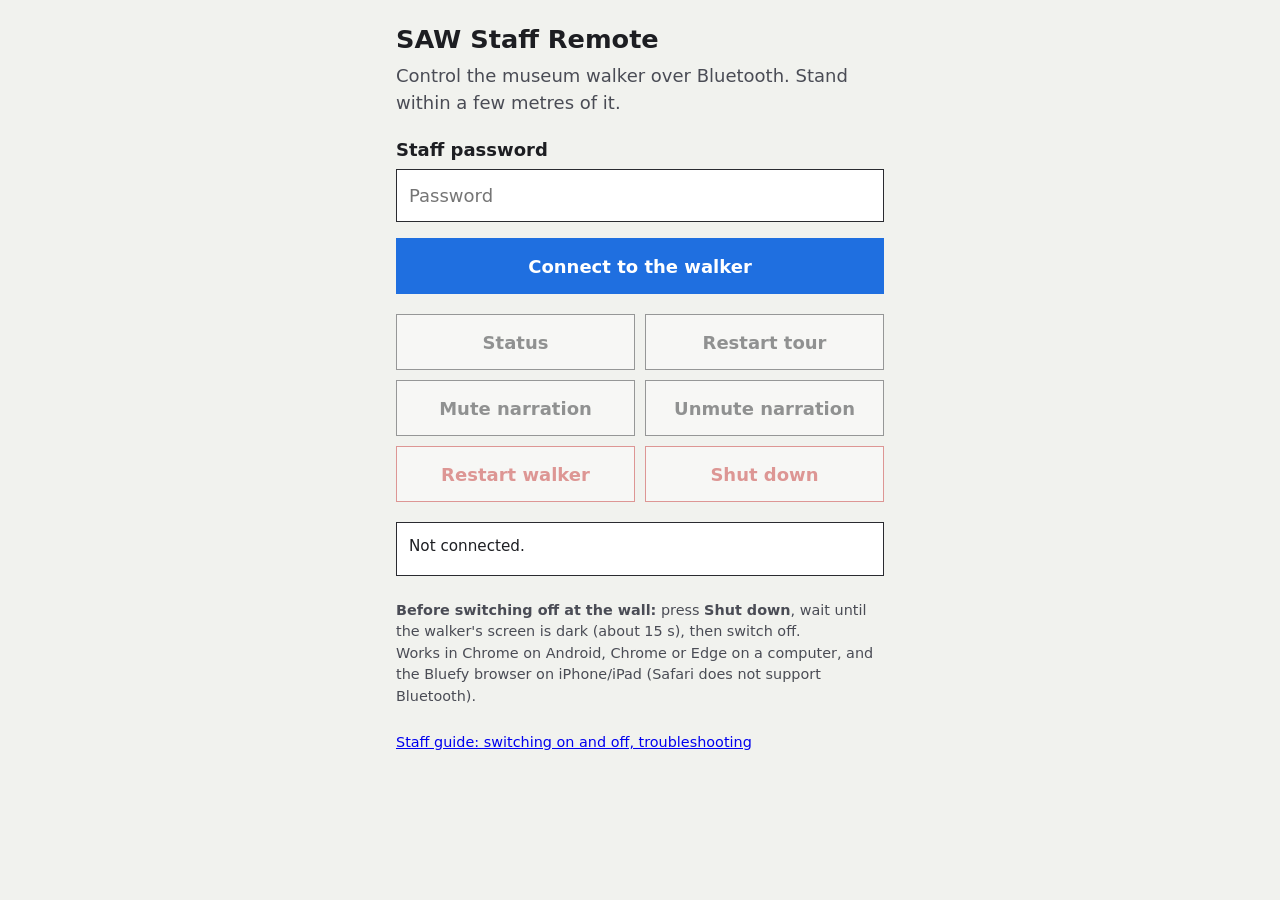
<file: staff/index.html>
<!doctype html>
<html lang="en">
<head>
  <meta charset="utf-8">
  <meta name="viewport" content="width=device-width, initial-scale=1, viewport-fit=cover">
  <meta name="robots" content="noindex, nofollow">
  <title>SAW Staff Remote</title>
  <meta name="description" content="Staff remote for the SAW museum walker over Bluetooth.">
  <link rel="icon" type="image/png" href="../assets/img/icon-180.png">
  <style>
    :root { --bg: #f1f2ee; --ink: #1d1e22; --ink-2: #4a4c55; --rule: #2a2b30; --blue: #1f6fe0; --red: #c62828; --ok: #2e7d32; --card: #fff; }
    @media (prefers-color-scheme: dark) {
      :root:not([data-theme="light"]) { --bg: #12141f; --ink: #eceef6; --ink-2: #b4b8cc; --rule: #c9cce0; --blue: #5b9cf2; --red: #ef5350; --ok: #66bb6a; --card: #181b29; }
    }
    :root[data-theme="dark"] { --bg: #12141f; --ink: #eceef6; --ink-2: #b4b8cc; --rule: #c9cce0; --blue: #5b9cf2; --red: #ef5350; --ok: #66bb6a; --card: #181b29; }
    * { box-sizing: border-box; }
    body { margin: 0; background: var(--bg); color: var(--ink); font: 18px/1.5 system-ui, -apple-system, "Segoe UI", Roboto, sans-serif; }
    main { max-width: 520px; margin: 0 auto; padding: 20px 16px 40px; }
    h1 { font-size: 1.6rem; margin: 0 0 4px; }
    p.sub { margin: 0 0 20px; color: var(--ink-2); }
    label { display: block; font-weight: 600; margin: 16px 0 6px; }
    input { width: 100%; font: inherit; padding: 12px; border: 1px solid var(--rule); background: var(--card); color: var(--ink); }
    button { font: inherit; font-weight: 600; min-height: 56px; border: 1px solid var(--rule); background: var(--card); color: var(--ink); cursor: pointer; }
    button:disabled { opacity: .45; cursor: default; }
    #connect { width: 100%; background: var(--blue); color: #fff; border-color: var(--blue); margin-top: 16px; }
    .grid { display: grid; grid-template-columns: 1fr 1fr; gap: 10px; margin-top: 20px; }
    .danger { color: var(--red); border-color: var(--red); }
    .wide { grid-column: 1 / -1; }
    #log { margin-top: 20px; padding: 12px; border: 1px solid var(--rule); background: var(--card); min-height: 3.5em; white-space: pre-wrap; font-size: .95rem; }
    .ok { color: var(--ok); } .err { color: var(--red); }
    .note { margin-top: 24px; font-size: .9rem; color: var(--ink-2); }
  </style>
</head>
<body>
<main>
  <h1>SAW Staff Remote</h1>
  <p class="sub">Control the museum walker over Bluetooth. Stand within a few metres of it.</p>

  <label for="pw">Staff password</label>
  <input id="pw" type="password" autocomplete="current-password" placeholder="Password">
  <button id="connect" type="button">Connect to the walker</button>

  <div class="grid" id="actions">
    <button type="button" data-cmd="status" disabled>Status</button>
    <button type="button" data-cmd="restart_tour" disabled>Restart tour</button>
    <button type="button" data-cmd="mute" disabled>Mute narration</button>
    <button type="button" data-cmd="unmute" disabled>Unmute narration</button>
    <button type="button" data-cmd="reboot" class="danger" disabled>Restart walker</button>
    <button type="button" data-cmd="shutdown" class="danger" disabled>Shut down</button>
  </div>

  <div id="log" role="status" aria-live="polite">Not connected.</div>

  <p class="note">
    <b>Before switching off at the wall:</b> press <b>Shut down</b>, wait until the walker's screen is dark (about 15 s), then switch off.<br>
    Works in Chrome on Android, Chrome or Edge on a computer, and the Bluefy browser on iPhone/iPad (Safari does not support Bluetooth).
  </p>
  <p class="note"><a href="guide.html">Staff guide: switching on and off, troubleshooting</a></p>
</main>
<script>
(function () {
  'use strict';
  var SERVICE = '5a570001-7c1e-4b8e-9d3a-6f2b8a1c0001';
  var NONCE = '5a570002-7c1e-4b8e-9d3a-6f2b8a1c0001';
  var COMMAND = '5a570003-7c1e-4b8e-9d3a-6f2b8a1c0001';
  var RESULT = '5a570004-7c1e-4b8e-9d3a-6f2b8a1c0001';
  var LABELS = { status: 'Status', restart_tour: 'Restart tour', mute: 'Mute narration', unmute: 'Unmute narration', reboot: 'Restart walker', shutdown: 'Shut down' };
  var chars = null, device = null, busy = false;
  var log = document.getElementById('log');
  var enc = new TextEncoder(), dec = new TextDecoder();

  function say(text, cls) { log.textContent = text; log.className = cls || ''; }
  function setEnabled(on) {
    document.querySelectorAll('#actions button').forEach(function (b) { b.disabled = !on; });
  }
  function hex(buf) { return Array.prototype.map.call(new Uint8Array(buf), function (x) { return x.toString(16).padStart(2, '0'); }).join(''); }

  async function hmacHex(password, message) {
    var keyBytes = await crypto.subtle.digest('SHA-256', enc.encode('saw-staff:' + password));
    var key = await crypto.subtle.importKey('raw', keyBytes, { name: 'HMAC', hash: 'SHA-256' }, false, ['sign']);
    return hex(await crypto.subtle.sign('HMAC', key, enc.encode(message)));
  }

  document.getElementById('connect').addEventListener('click', async function () {
    if (!navigator.bluetooth) {
      say('This browser has no Bluetooth support. Use Chrome on Android or the Bluefy app on iPhone.', 'err');
      return;
    }
    try {
      say('Choose "SAW Staff" in the list…');
      device = await navigator.bluetooth.requestDevice({ filters: [{ services: [SERVICE] }] });
      device.addEventListener('gattserverdisconnected', function () { chars = null; setEnabled(false); say('Disconnected. Press Connect again.'); });
      var server = await device.gatt.connect();
      var svc = await server.getPrimaryService(SERVICE);
      chars = {
        nonce: await svc.getCharacteristic(NONCE),
        command: await svc.getCharacteristic(COMMAND),
        result: await svc.getCharacteristic(RESULT)
      };
      setEnabled(true);
      say('Connected to the walker.', 'ok');
    } catch (e) {
      say('Could not connect: ' + e.message, 'err');
    }
  });

  document.querySelectorAll('#actions button').forEach(function (b) {
    b.addEventListener('click', async function () {
      var cmd = b.getAttribute('data-cmd');
      var pw = document.getElementById('pw').value;
      if (!chars || busy) return;
      if (!pw) { say('Enter the staff password first.', 'err'); return; }
      if ((cmd === 'shutdown' || cmd === 'reboot') && !confirm(LABELS[cmd] + ' the walker?')) return;
      busy = true;
      try {
        say(LABELS[cmd] + '…');
        var nonce = dec.decode(await chars.nonce.readValue());
        var mac = await hmacHex(pw, nonce + '|' + cmd);
        await chars.command.writeValueWithResponse(enc.encode(cmd + '|' + mac));
        await new Promise(function (r) { setTimeout(r, 400); });
        var result = dec.decode(await chars.result.readValue());
        if (result.indexOf('ok') === 0) {
          var text = result.slice(3);
          if (cmd === 'status') {
            try {
              var s = JSON.parse(text);
              text = 'Running for ' + s.uptime_min + ' min\nLights: ' + (s.lights ? 'connected' : 'not connected') +
                '\nVoice: ' + (s.speech ? 'ready' : 'off') + (s.muted ? ' (muted)' : '') +
                '\nScreen: ' + (s.page_ok ? 'running' : 'not responding') + (s.server ? '\nServer: ' + s.server : '');
            } catch (e) { /* show raw */ }
          }
          say(text, 'ok');
        } else {
          say(result === 'denied' ? 'Wrong password.' : result, 'err');
        }
      } catch (e) {
        say('Failed: ' + e.message, 'err');
      }
      busy = false;
    });
  });
})();
</script>
</body>
</html>
</file>
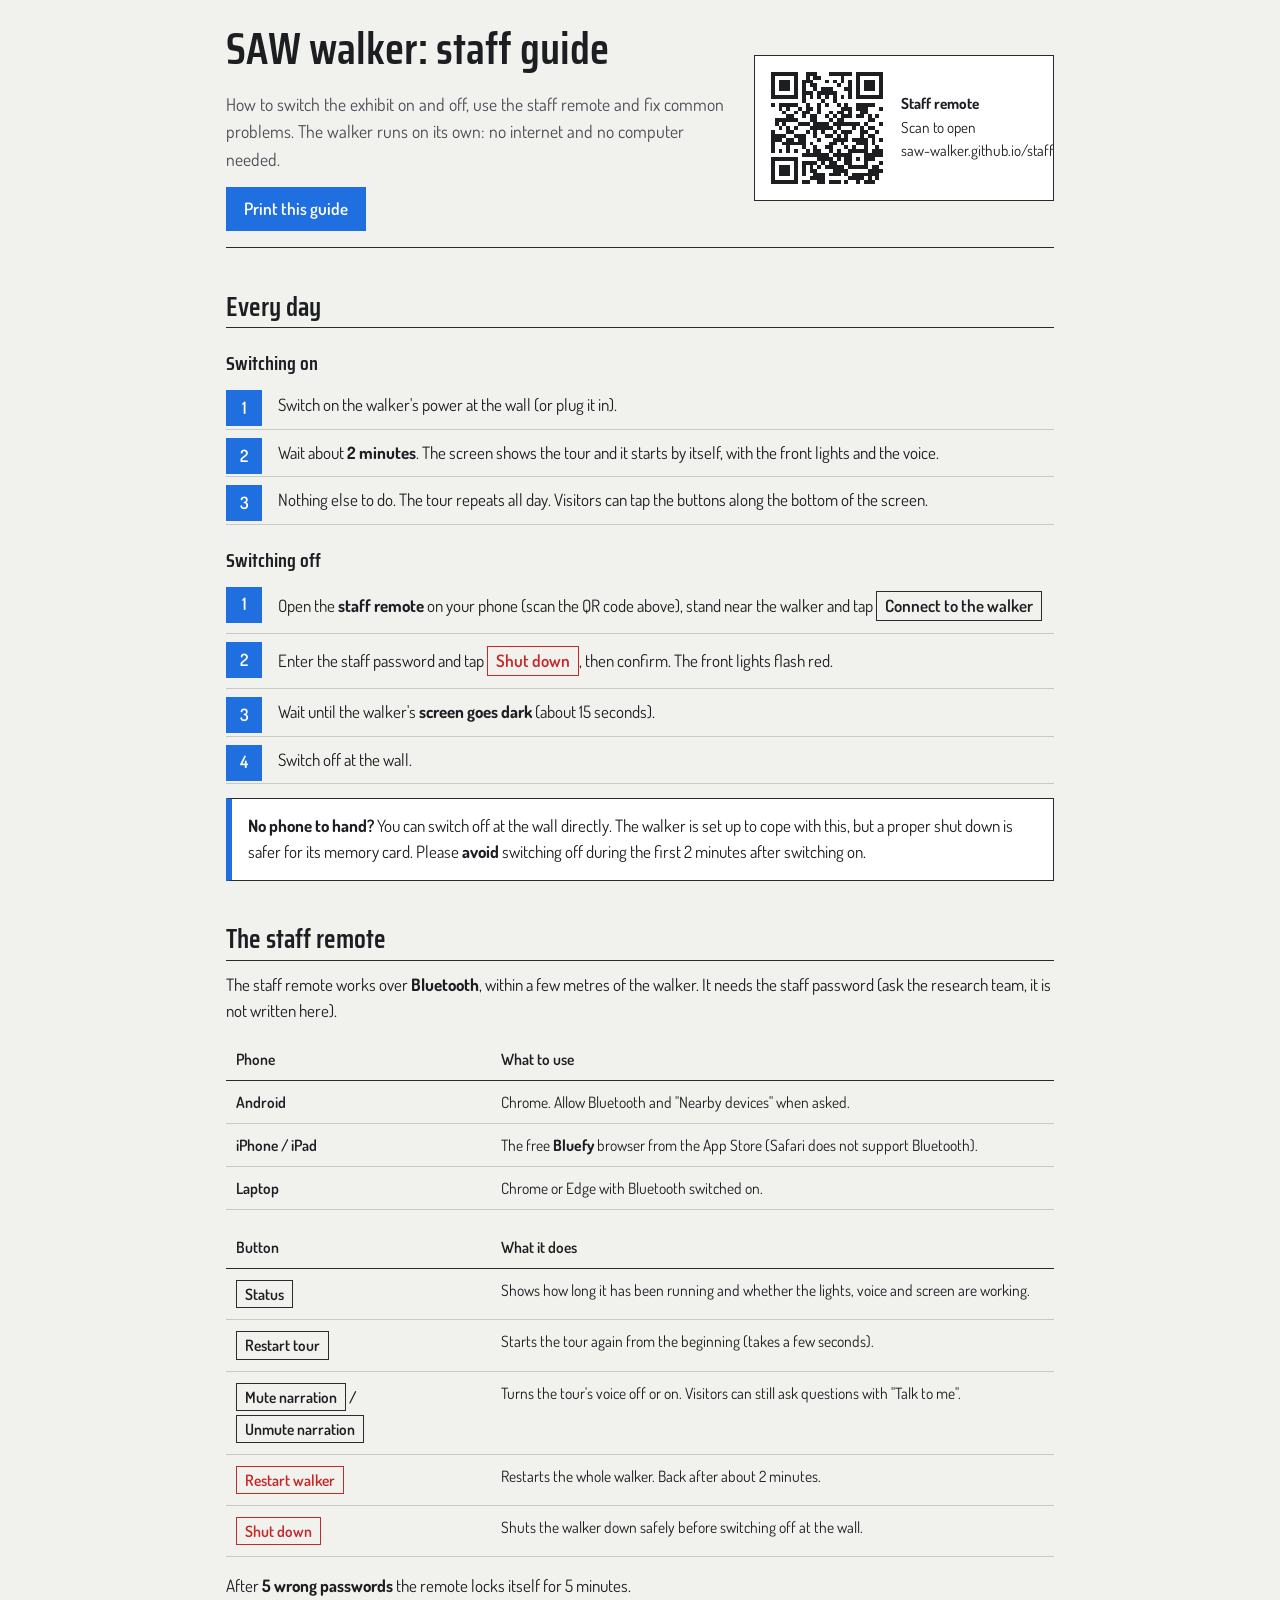
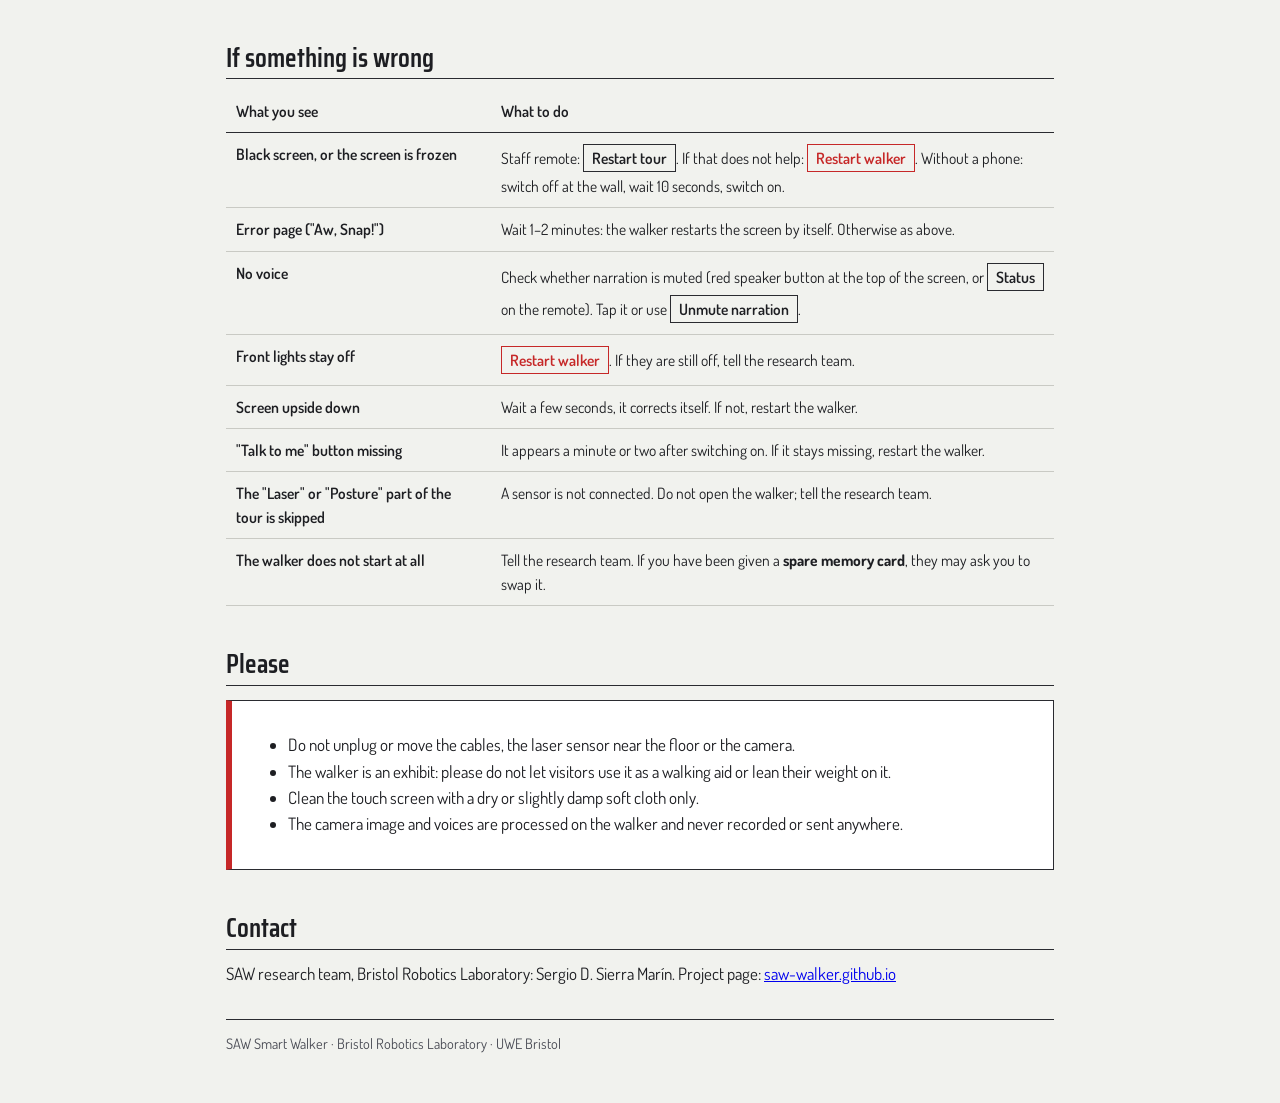
<file: staff/guide.html>
<!doctype html>
<html lang="en">
<head>
  <meta charset="utf-8">
  <meta name="viewport" content="width=device-width, initial-scale=1, viewport-fit=cover">
  <meta name="robots" content="noindex, nofollow">
  <title>SAW Staff Guide</title>
  <meta name="description" content="How museum staff switch on, switch off and look after the SAW walker exhibit.">
  <link rel="icon" type="image/png" href="../assets/img/icon-180.png">
  <link rel="preconnect" href="https://fonts.googleapis.com">
  <link rel="preconnect" href="https://fonts.gstatic.com" crossorigin>
  <link rel="stylesheet" href="https://fonts.googleapis.com/css2?family=Dosis:wght@400;500;600&family=Saira+Condensed:wght@500;600;700&display=swap">
  <style>
    :root { --bg: #f1f2ee; --ink: #1d1e22; --ink-2: #4a4c55; --rule: #2a2b30; --line: #c9cac4; --blue: #1f6fe0; --red: #c62828; --card: #fff; }
    @media (prefers-color-scheme: dark) {
      :root:not([data-theme="light"]) { --bg: #12141f; --ink: #eceef6; --ink-2: #b4b8cc; --rule: #c9cce0; --line: #33374d; --blue: #5b9cf2; --red: #ef5350; --card: #181b29; }
    }
    :root[data-theme="dark"] { --bg: #12141f; --ink: #eceef6; --ink-2: #b4b8cc; --rule: #c9cce0; --line: #33374d; --blue: #5b9cf2; --red: #ef5350; --card: #181b29; }
    * { box-sizing: border-box; }
    body { margin: 0; background: var(--bg); color: var(--ink); font: 17px/1.55 "Dosis", system-ui, -apple-system, "Segoe UI", Roboto, sans-serif; }
    main { max-width: 860px; margin: 0 auto; padding: 24px 16px 48px; }
    h1, h2, h3 { font-family: "Saira Condensed", "Arial Narrow", sans-serif; font-weight: 600; line-height: 1.1; margin: 0 0 .4em; }
    h1 { font-size: clamp(2rem, 6vw, 2.8rem); }
    h2 { font-size: 1.7rem; margin-top: 1.6em; padding-bottom: 6px; border-bottom: 1px solid var(--rule); }
    h3 { font-size: 1.25rem; margin-top: 1.2em; }
    p { margin: 0 0 .8em; }
    .lede { font-size: 1.1rem; color: var(--ink-2); }
    .head { display: grid; grid-template-columns: 1fr; gap: 16px; align-items: center; border-bottom: 1px solid var(--rule); padding-bottom: 16px; }
    .qr { display: flex; gap: 14px; align-items: center; border: 1px solid var(--rule); background: var(--card); padding: 12px; }
    .qr img { width: 120px; height: 120px; background: #fff; }
    .qr p { margin: 0; font-size: .95rem; }
    @media (min-width: 720px) { .head { grid-template-columns: 1fr 300px; } }
    ol.steps { counter-reset: s; list-style: none; padding: 0; margin: 0; }
    ol.steps li { counter-increment: s; position: relative; padding: 10px 0 10px 52px; border-bottom: 1px solid var(--line); }
    ol.steps li::before { content: counter(s); position: absolute; left: 0; top: 8px; width: 36px; height: 36px; display: grid; place-items: center; background: var(--blue); color: #fff; font-weight: 600; }
    .box { border: 1px solid var(--rule); padding: 14px 16px; margin: 14px 0; background: var(--card); }
    .box.warn { border-left: 6px solid var(--red); }
    .box.tip { border-left: 6px solid var(--blue); }
    table { width: 100%; border-collapse: collapse; margin: 8px 0 16px; font-size: .97rem; }
    th, td { text-align: left; vertical-align: top; padding: 9px 10px; border-bottom: 1px solid var(--line); }
    th { font-weight: 600; border-bottom: 1px solid var(--rule); }
    td:first-child { font-weight: 600; width: 32%; }
    .btn { display: inline-block; margin: 2px 0; padding: 1px 8px; border: 1px solid var(--rule); font-weight: 600; white-space: nowrap; }
    .btn.red { color: var(--red); border-color: var(--red); }
    .print { display: inline-flex; align-items: center; min-height: 44px; padding: 8px 18px; background: var(--blue); color: #fff; border: 0; font: inherit; font-weight: 600; cursor: pointer; }
    footer { margin-top: 32px; padding-top: 12px; border-top: 1px solid var(--rule); color: var(--ink-2); font-size: .9rem; }
    @media print {
      :root { --bg: #fff; --ink: #000; --ink-2: #333; --card: #fff; }
      body { font-size: 11.5pt; }
      main { max-width: none; padding: 0; }
      .no-print { display: none !important; }
      h2 { break-after: avoid; }
      table, .box, ol.steps li { break-inside: avoid; }
      @page { size: A4; margin: 14mm; }
    }
  </style>
</head>
<body>
<main>
  <div class="head">
    <div>
      <h1>SAW walker: staff guide</h1>
      <p class="lede">How to switch the exhibit on and off, use the staff remote and fix common problems.
        The walker runs on its own: no internet and no computer needed.</p>
      <button class="print no-print" type="button" onclick="window.print()">Print this guide</button>
    </div>
    <div class="qr">
      <img src="remote-qr.svg" alt="QR code that opens the staff remote page">
      <p><b>Staff remote</b><br>Scan to open<br><span style="white-space:nowrap">saw-walker.github.io/staff</span></p>
    </div>
  </div>

  <h2>Every day</h2>
  <h3>Switching on</h3>
  <ol class="steps">
    <li>Switch on the walker's power at the wall (or plug it in).</li>
    <li>Wait about <b>2 minutes</b>. The screen shows the tour and it starts by itself, with the front lights and the voice.</li>
    <li>Nothing else to do. The tour repeats all day. Visitors can tap the buttons along the bottom of the screen.</li>
  </ol>

  <h3>Switching off</h3>
  <ol class="steps">
    <li>Open the <b>staff remote</b> on your phone (scan the QR code above), stand near the walker and tap <span class="btn">Connect to the walker</span></li>
    <li>Enter the staff password and tap <span class="btn red">Shut down</span>, then confirm. The front lights flash red.</li>
    <li>Wait until the walker's <b>screen goes dark</b> (about 15 seconds).</li>
    <li>Switch off at the wall.</li>
  </ol>
  <div class="box tip">
    <b>No phone to hand?</b> You can switch off at the wall directly. The walker is set up to cope with this,
    but a proper shut down is safer for its memory card. Please <b>avoid</b> switching off during the first 2 minutes after switching on.
  </div>

  <h2>The staff remote</h2>
  <p>The staff remote works over <b>Bluetooth</b>, within a few metres of the walker. It needs the staff password
    (ask the research team, it is not written here).</p>
  <table>
    <tr><th>Phone</th><th>What to use</th></tr>
    <tr><td>Android</td><td>Chrome. Allow Bluetooth and "Nearby devices" when asked.</td></tr>
    <tr><td>iPhone / iPad</td><td>The free <b>Bluefy</b> browser from the App Store (Safari does not support Bluetooth).</td></tr>
    <tr><td>Laptop</td><td>Chrome or Edge with Bluetooth switched on.</td></tr>
  </table>
  <table>
    <tr><th>Button</th><th>What it does</th></tr>
    <tr><td><span class="btn">Status</span></td><td>Shows how long it has been running and whether the lights, voice and screen are working.</td></tr>
    <tr><td><span class="btn">Restart tour</span></td><td>Starts the tour again from the beginning (takes a few seconds).</td></tr>
    <tr><td><span class="btn">Mute narration</span> / <span class="btn">Unmute narration</span></td><td>Turns the tour's voice off or on. Visitors can still ask questions with "Talk to me".</td></tr>
    <tr><td><span class="btn red">Restart walker</span></td><td>Restarts the whole walker. Back after about 2 minutes.</td></tr>
    <tr><td><span class="btn red">Shut down</span></td><td>Shuts the walker down safely before switching off at the wall.</td></tr>
  </table>
  <p>After <b>5 wrong passwords</b> the remote locks itself for 5 minutes.</p>

  <h2>If something is wrong</h2>
  <table>
    <tr><th>What you see</th><th>What to do</th></tr>
    <tr><td>Black screen, or the screen is frozen</td><td>Staff remote: <span class="btn">Restart tour</span>. If that does not help: <span class="btn red">Restart walker</span>. Without a phone: switch off at the wall, wait 10 seconds, switch on.</td></tr>
    <tr><td>Error page ("Aw, Snap!")</td><td>Wait 1–2 minutes: the walker restarts the screen by itself. Otherwise as above.</td></tr>
    <tr><td>No voice</td><td>Check whether narration is muted (red speaker button at the top of the screen, or <span class="btn">Status</span> on the remote). Tap it or use <span class="btn">Unmute narration</span>.</td></tr>
    <tr><td>Front lights stay off</td><td><span class="btn red">Restart walker</span>. If they are still off, tell the research team.</td></tr>
    <tr><td>Screen upside down</td><td>Wait a few seconds, it corrects itself. If not, restart the walker.</td></tr>
    <tr><td>"Talk to me" button missing</td><td>It appears a minute or two after switching on. If it stays missing, restart the walker.</td></tr>
    <tr><td>The "Laser" or "Posture" part of the tour is skipped</td><td>A sensor is not connected. Do not open the walker; tell the research team.</td></tr>
    <tr><td>The walker does not start at all</td><td>Tell the research team. If you have been given a <b>spare memory card</b>, they may ask you to swap it.</td></tr>
  </table>

  <h2>Please</h2>
  <div class="box warn">
    <ul>
      <li>Do not unplug or move the cables, the laser sensor near the floor or the camera.</li>
      <li>The walker is an exhibit: please do not let visitors use it as a walking aid or lean their weight on it.</li>
      <li>Clean the touch screen with a dry or slightly damp soft cloth only.</li>
      <li>The camera image and voices are processed on the walker and never recorded or sent anywhere.</li>
    </ul>
  </div>

  <h2>Contact</h2>
  <p>SAW research team, Bristol Robotics Laboratory: Sergio D. Sierra Marín.
    <!-- TODO: add a phone number / email for the museum -->
    Project page: <a href="https://saw-walker.github.io/">saw-walker.github.io</a></p>

  <footer>SAW Smart Walker · Bristol Robotics Laboratory · UWE Bristol</footer>
</main>
</body>
</html>
</file>
